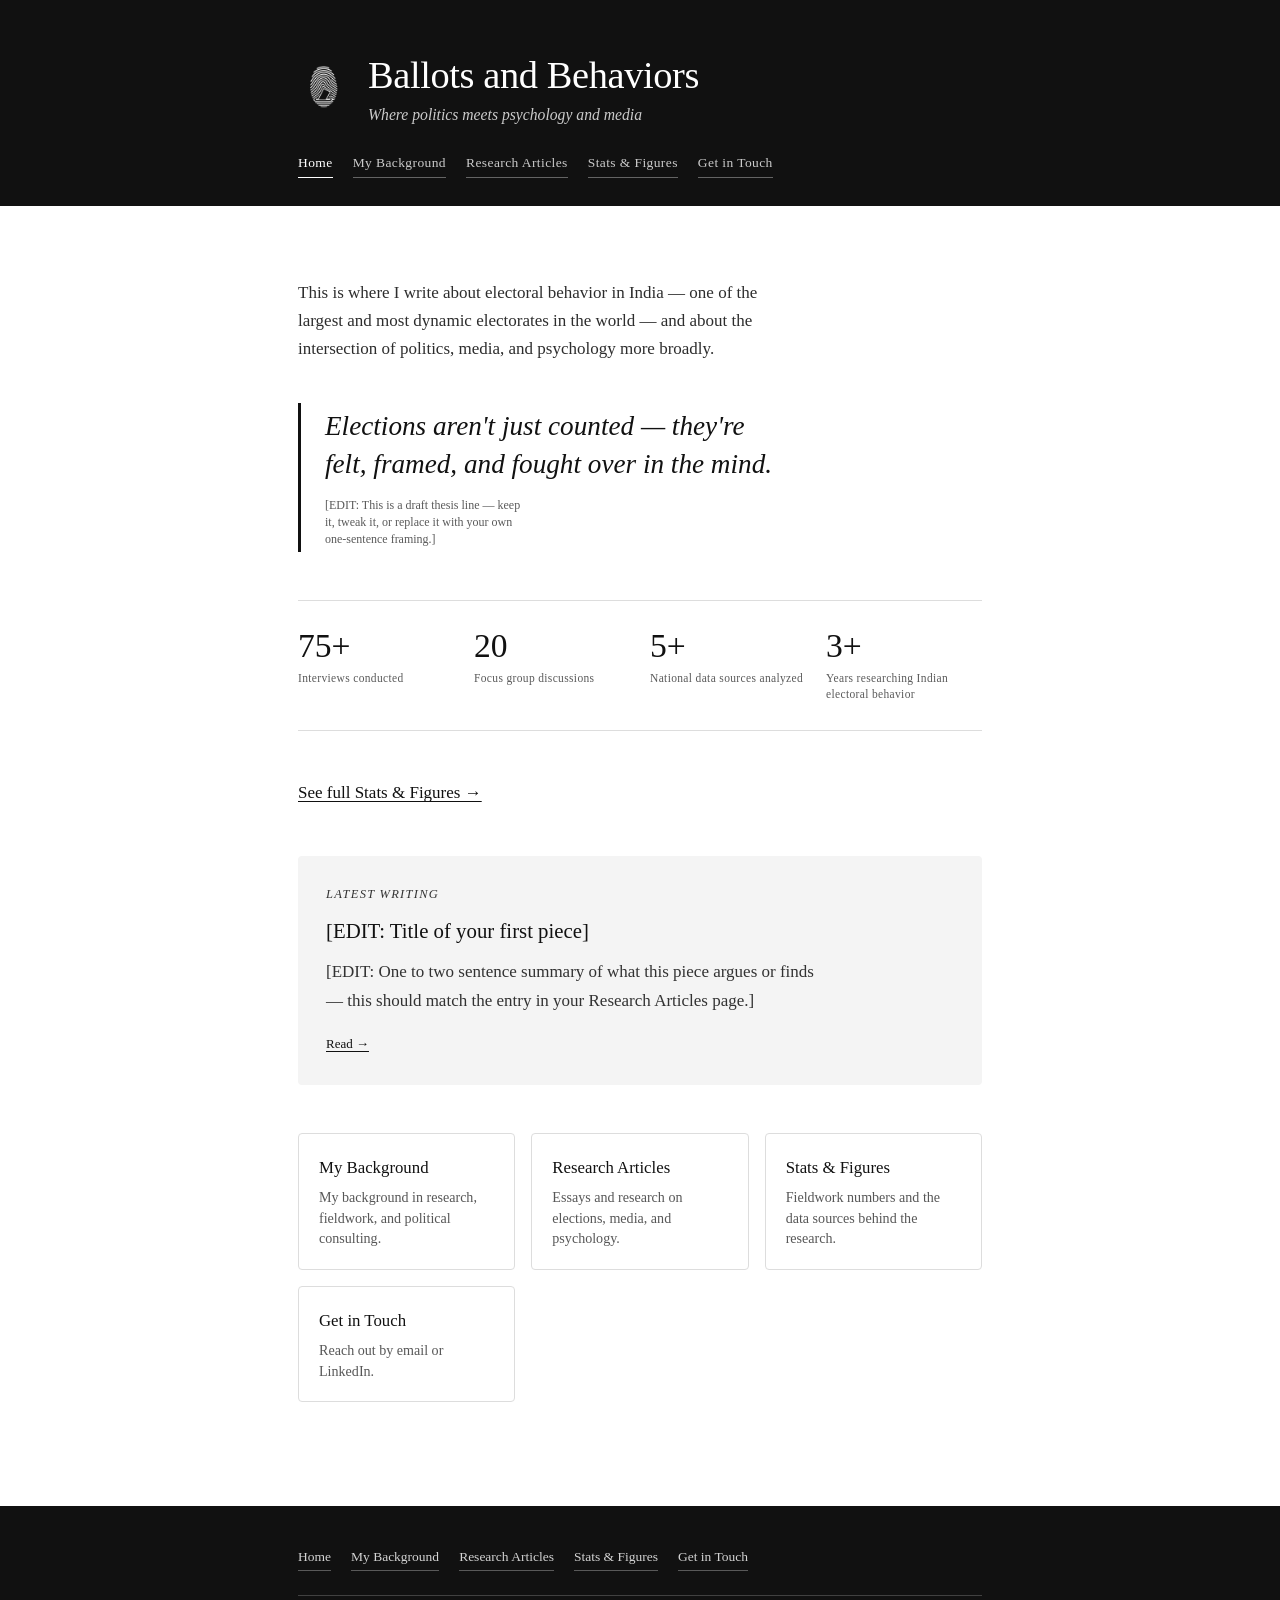
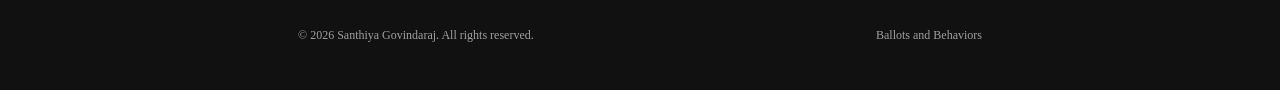
<file: index.html>
<!DOCTYPE html>
<html lang="en">
<head>
<meta charset="UTF-8">
<meta name="viewport" content="width=device-width, initial-scale=1.0">
<title>Ballots and Behaviors — Santhiya Govindaraj</title>
<meta name="description" content="Writings and research on electoral behavior by Santhiya Govindaraj.">

<link rel="stylesheet" href="style.css">
<link rel="icon" type="image/png" href="logo.png">
</head>
<body>

<header class="ribbon">
  <div class="header-inner">
    <div class="brand">
      <a href="index.html"><img src="logo-header.png" class="logo" alt="Ballots and Behaviors logo"></a>
      <div class="brand-text">
        <h1 class="site-title"><a href="index.html">Ballots and Behaviors</a></h1>
        <p class="tagline">Where politics meets psychology and media</p>
      </div>
    </div>

    <nav class="main-nav">
      <a href="index.html" aria-current="page">Home</a>
      <a href="about.html">My Background</a>
      <a href="writings.html">Research Articles</a>
      <a href="stats.html">Stats &amp; Figures</a>
      <a href="contact.html">Get in Touch</a>
    </nav>
  </div>
</header>
<div class="header-spacer"></div>

<div class="wrap">
  <main>
    <div class="home-intro reveal">
      <p>
        This is where I write about electoral behavior in India — one of the largest
        and most dynamic electorates in the world — and about the intersection of
        politics, media, and psychology more broadly.
      </p>
    </div>

    <blockquote class="thesis reveal reveal-delay-1">
      <p>Elections aren't just counted — they're felt, framed, and fought over in the mind.</p>
      <p class="placeholder-note">[EDIT: This is a draft thesis line — keep it, tweak it, or replace it with your own one-sentence framing.]</p>
    </blockquote>

    <div class="stats-strip reveal reveal-delay-2">
      <div class="stat">
        <div class="stat-num">75+</div>
        <div class="stat-label">Interviews conducted</div>
      </div>
      <div class="stat">
        <div class="stat-num">20</div>
        <div class="stat-label">Focus group discussions</div>
      </div>
      <div class="stat">
        <div class="stat-num">5+</div>
        <div class="stat-label">National data sources analyzed</div>
      </div>
      <div class="stat">
        <div class="stat-num">3+</div>
        <div class="stat-label">Years researching Indian electoral behavior</div>
      </div>
    </div>
    <p class="reveal reveal-delay-2"><a class="read-link" href="stats.html">See full Stats &amp; Figures →</a></p>

    <div class="featured reveal reveal-delay-1">
      <p class="eyebrow">Latest Writing</p>
      <h3><a href="writings.html#writing-1">[EDIT: Title of your first piece]</a></h3>
      <p>[EDIT: One to two sentence summary of what this piece argues or finds — this should match the entry in your Research Articles page.]</p>
      <a class="read-link" href="writings.html#writing-1">Read →</a>
    </div>

    <div class="nav-cards reveal reveal-delay-2">
      <a class="nav-card" href="about.html">
        <p class="nav-card-title">My Background</p>
        <p class="nav-card-desc">My background in research, fieldwork, and political consulting.</p>
      </a>
      <a class="nav-card" href="writings.html">
        <p class="nav-card-title">Research Articles</p>
        <p class="nav-card-desc">Essays and research on elections, media, and psychology.</p>
      </a>
      <a class="nav-card" href="stats.html">
        <p class="nav-card-title">Stats &amp; Figures</p>
        <p class="nav-card-desc">Fieldwork numbers and the data sources behind the research.</p>
      </a>
      <a class="nav-card" href="contact.html">
        <p class="nav-card-title">Get in Touch</p>
        <p class="nav-card-desc">Reach out by email or LinkedIn.</p>
      </a>
    </div>
  </main>
</div>

<footer class="ribbon">
  <div class="footer-inner">
    <nav class="footer-nav">
      <a href="index.html">Home</a>
      <a href="about.html">My Background</a>
      <a href="writings.html">Research Articles</a>
      <a href="stats.html">Stats &amp; Figures</a>
      <a href="contact.html">Get in Touch</a>
    </nav>
    <div class="footer-bottom">
      <p>© <span id="year"></span> Santhiya Govindaraj. All rights reserved.</p>
      <p>Ballots and Behaviors</p>
    </div>
  </div>
</footer>

<script src="script.js" defer></script>

</body>
</html>
</file>
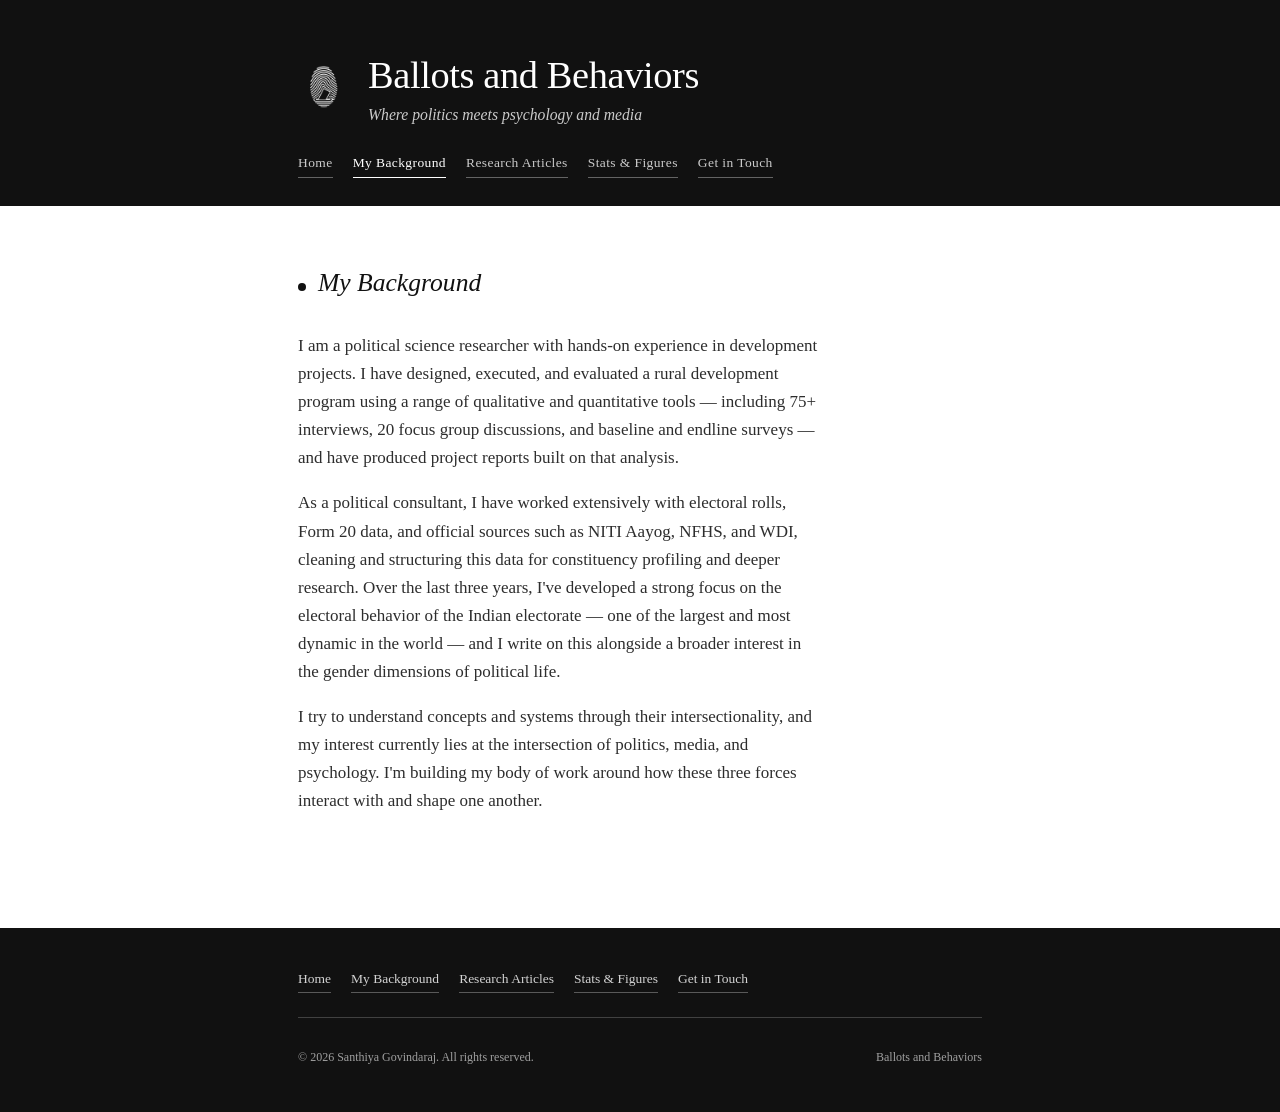
<file: about.html>
<!DOCTYPE html>
<html lang="en">
<head>
<meta charset="UTF-8">
<meta name="viewport" content="width=device-width, initial-scale=1.0">
<title>My Background — Ballots and Behaviors</title>
<meta name="description" content="About Santhiya Govindaraj, political science researcher and writer.">

<link rel="stylesheet" href="style.css">
<link rel="icon" type="image/png" href="logo.png">
</head>
<body>

<header class="ribbon">
  <div class="header-inner">
    <div class="brand">
      <a href="index.html"><img src="logo-header.png" class="logo" alt="Ballots and Behaviors logo"></a>
      <div class="brand-text">
        <h1 class="site-title"><a href="index.html">Ballots and Behaviors</a></h1>
        <p class="tagline">Where politics meets psychology and media</p>
      </div>
    </div>

    <nav class="main-nav">
      <a href="index.html">Home</a>
      <a href="about.html" aria-current="page">My Background</a>
      <a href="writings.html">Research Articles</a>
      <a href="stats.html">Stats &amp; Figures</a>
      <a href="contact.html">Get in Touch</a>
    </nav>
  </div>
</header>
<div class="header-spacer"></div>

<div class="wrap">
  <main>
    <div class="page-head reveal">
      <span class="dot"></span>
      <h2>My Background</h2>
    </div>
    <div class="bio reveal reveal-delay-1">
      <p>
        I am a political science researcher with hands-on experience in development
        projects. I have designed, executed, and evaluated a rural development program
        using a range of qualitative and quantitative tools — including 75+ interviews,
        20 focus group discussions, and baseline and endline surveys — and have produced
        project reports built on that analysis.
      </p>
      <p>
        As a political consultant, I have worked extensively with electoral rolls, Form 20
        data, and official sources such as NITI Aayog, NFHS, and WDI, cleaning and structuring
        this data for constituency profiling and deeper research. Over the last three years,
        I've developed a strong focus on the electoral behavior of the Indian electorate —
        one of the largest and most dynamic in the world — and I write on this alongside a
        broader interest in the gender dimensions of political life.
      </p>
      <p>
        I try to understand concepts and systems through their intersectionality, and my
        interest currently lies at the intersection of politics, media, and psychology. I'm
        building my body of work around how these three forces interact with and shape one
        another.
      </p>
    </div>
  </main>
</div>

<footer class="ribbon">
  <div class="footer-inner">
    <nav class="footer-nav">
      <a href="index.html">Home</a>
      <a href="about.html">My Background</a>
      <a href="writings.html">Research Articles</a>
      <a href="stats.html">Stats &amp; Figures</a>
      <a href="contact.html">Get in Touch</a>
    </nav>
    <div class="footer-bottom">
      <p>© <span id="year"></span> Santhiya Govindaraj. All rights reserved.</p>
      <p>Ballots and Behaviors</p>
    </div>
  </div>
</footer>

<script src="script.js" defer></script>

</body>
</html>
</file>
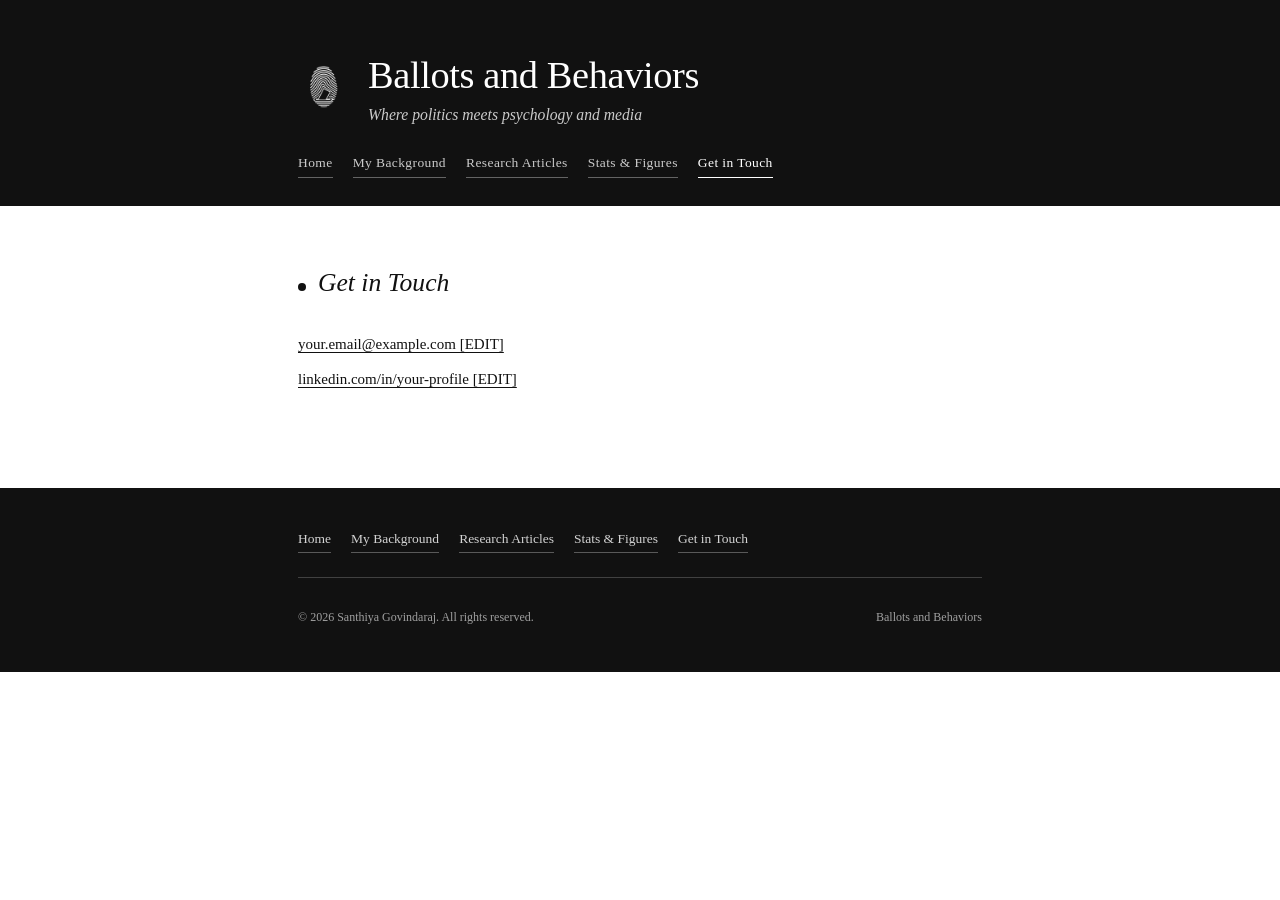
<file: contact.html>
<!DOCTYPE html>
<html lang="en">
<head>
<meta charset="UTF-8">
<meta name="viewport" content="width=device-width, initial-scale=1.0">
<title>Get in Touch — Ballots and Behaviors</title>
<meta name="description" content="Contact Santhiya Govindaraj.">

<link rel="stylesheet" href="style.css">
<link rel="icon" type="image/png" href="logo.png">
</head>
<body>

<header class="ribbon">
  <div class="header-inner">
    <div class="brand">
      <a href="index.html"><img src="logo-header.png" class="logo" alt="Ballots and Behaviors logo"></a>
      <div class="brand-text">
        <h1 class="site-title"><a href="index.html">Ballots and Behaviors</a></h1>
        <p class="tagline">Where politics meets psychology and media</p>
      </div>
    </div>

    <nav class="main-nav">
      <a href="index.html">Home</a>
      <a href="about.html">My Background</a>
      <a href="writings.html">Research Articles</a>
      <a href="stats.html">Stats &amp; Figures</a>
      <a href="contact.html" aria-current="page">Get in Touch</a>
    </nav>
  </div>
</header>
<div class="header-spacer"></div>

<div class="wrap">
  <main>
    <div class="page-head reveal">
      <span class="dot"></span>
      <h2>Get in Touch</h2>
    </div>
    <div class="contact-links reveal reveal-delay-1">
      <a href="mailto:your.email@example.com">your.email@example.com [EDIT]</a>
      <a href="https://linkedin.com/in/your-profile" target="_blank" rel="noopener">linkedin.com/in/your-profile [EDIT]</a>
    </div>
  </main>
</div>

<footer class="ribbon">
  <div class="footer-inner">
    <nav class="footer-nav">
      <a href="index.html">Home</a>
      <a href="about.html">My Background</a>
      <a href="writings.html">Research Articles</a>
      <a href="stats.html">Stats &amp; Figures</a>
      <a href="contact.html">Get in Touch</a>
    </nav>
    <div class="footer-bottom">
      <p>© <span id="year"></span> Santhiya Govindaraj. All rights reserved.</p>
      <p>Ballots and Behaviors</p>
    </div>
  </div>
</footer>

<script src="script.js" defer></script>

</body>
</html>
</file>
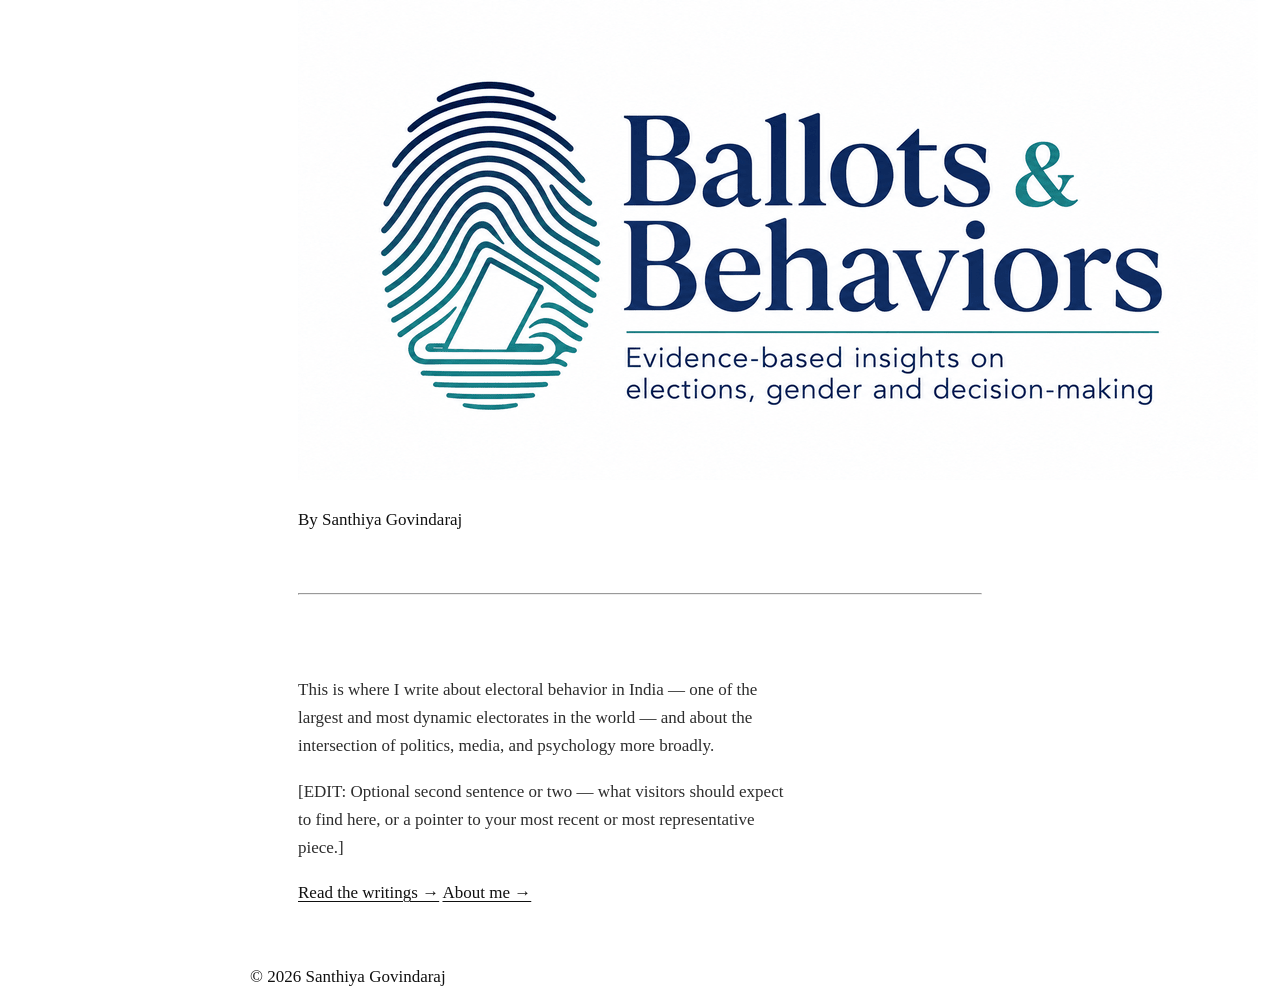
<file: index (1).html>
<!DOCTYPE html>
<html lang="en">
<head>
<meta charset="UTF-8">
<meta name="viewport" content="width=device-width, initial-scale=1.0">
<title>Ballots and Behaviors — Santhiya Govindaraj</title>
<meta name="description" content="Writings and research on electoral behavior by Santhiya Govindaraj.">

<link rel="preconnect" href="https://fonts.googleapis.com">
<link rel="preconnect" href="https://fonts.gstatic.com" crossorigin>
<link href="https://fonts.googleapis.com/css2?family=Fraunces:opsz,wght@9..144,400;9..144,500;9..144,600&family=Inter:wght@400;500;600&family=IBM+Plex+Mono:wght@400;500&display=swap" rel="stylesheet">
<link rel="stylesheet" href="style.css">
<link rel="icon" type="image/png" href="logo.png">
</head>
<body>

<div class="wrap">
  <header>
    <a href="index.html" class="wordmark-link">
      <img src="wordmark.png" alt="Ballots &amp; Behaviors — Evidence-based insights on elections, gender and decision-making" class="wordmark">
    </a>
    <p class="byline">By Santhiya Govindaraj</p>

    <nav class="main-nav">
      <a href="index.html" aria-current="page">Home</a>
      <a href="about.html">About</a>
      <a href="writings.html">Writings</a>
      <a href="contact.html">Contact</a>
    </nav>
  </header>

  <hr class="hairline">

  <main>
    <div class="home-intro">
      <p>
        This is where I write about electoral behavior in India — one of the largest
        and most dynamic electorates in the world — and about the intersection of
        politics, media, and psychology more broadly.
      </p>
      <p>
        [EDIT: Optional second sentence or two — what visitors should expect to find here,
        or a pointer to your most recent or most representative piece.]
      </p>
      <div class="home-links">
        <a href="writings.html">Read the writings →</a>
        <a href="about.html">About me →</a>
      </div>
    </div>
  </main>
</div>

<footer>
  <div class="wrap" style="padding:0;">
    © <span id="year"></span> Santhiya Govindaraj
  </div>
</footer>

<script>
  document.getElementById('year').textContent = new Date().getFullYear();
</script>

</body>
</html>
</file>
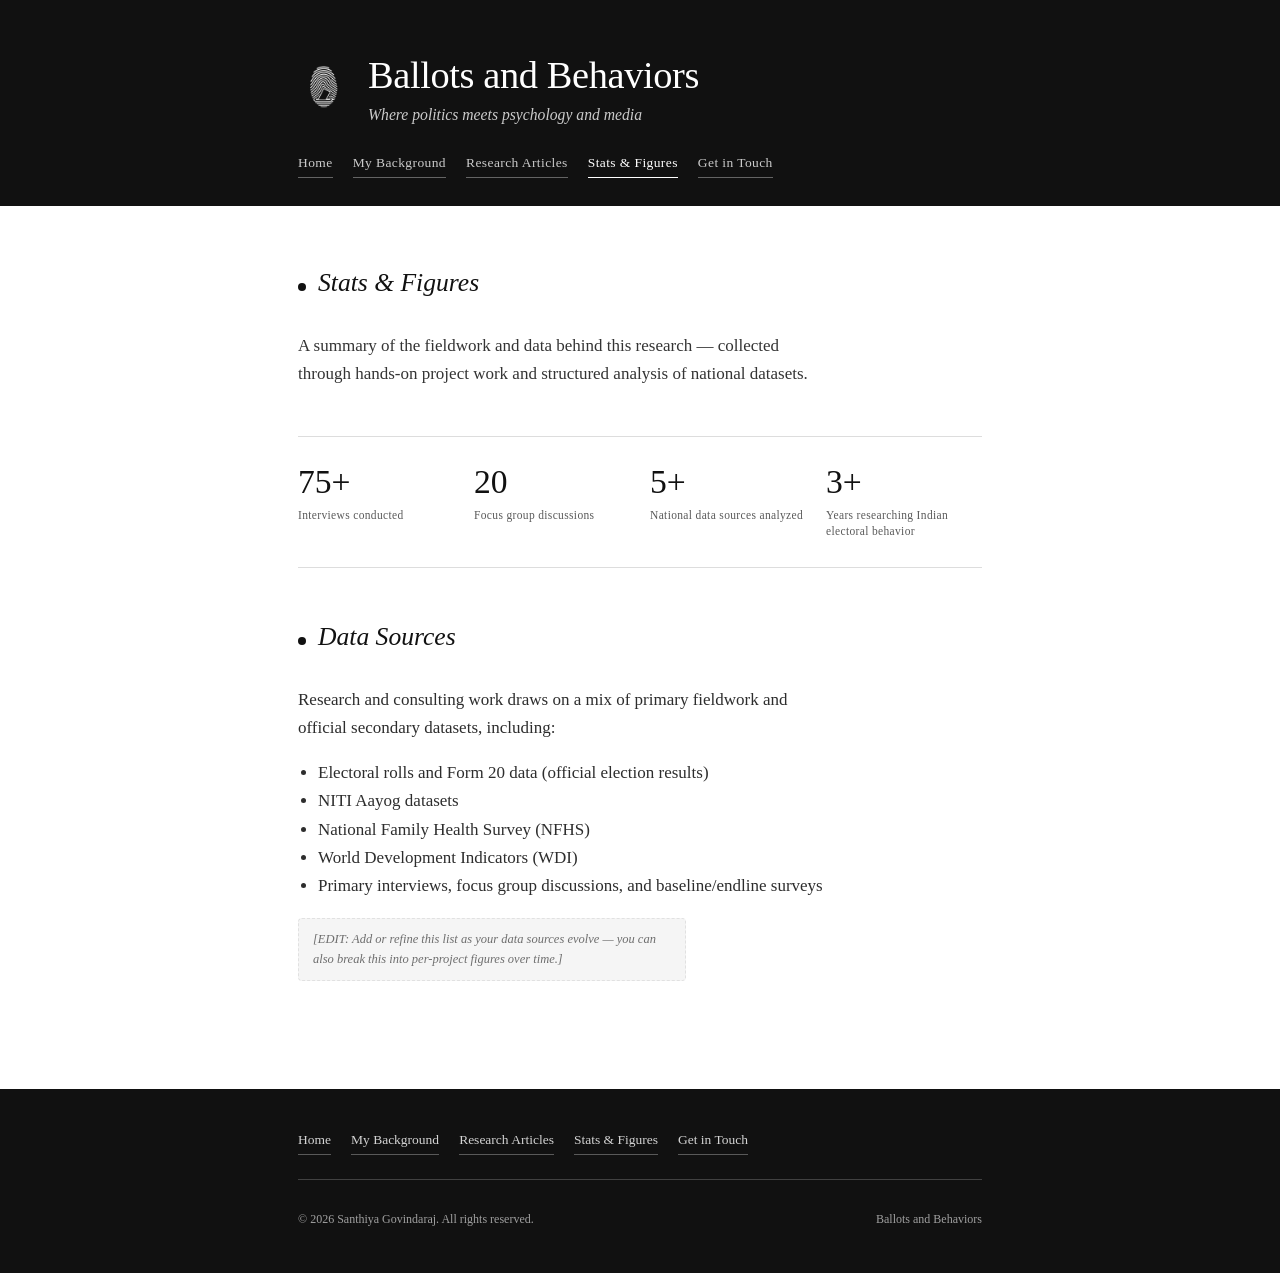
<file: stats.html>
<!DOCTYPE html>
<html lang="en">
<head>
<meta charset="UTF-8">
<meta name="viewport" content="width=device-width, initial-scale=1.0">
<title>Stats & Figures — Ballots and Behaviors</title>
<meta name="description" content="Fieldwork numbers and data sources behind Santhiya Govindaraj's research.">

<link rel="stylesheet" href="style.css">
<link rel="icon" type="image/png" href="logo.png">
</head>
<body>

<header class="ribbon">
  <div class="header-inner">
    <div class="brand">
      <a href="index.html"><img src="logo-header.png" class="logo" alt="Ballots and Behaviors logo"></a>
      <div class="brand-text">
        <h1 class="site-title"><a href="index.html">Ballots and Behaviors</a></h1>
        <p class="tagline">Where politics meets psychology and media</p>
      </div>
    </div>

    <nav class="main-nav">
      <a href="index.html">Home</a>
      <a href="about.html">My Background</a>
      <a href="writings.html">Research Articles</a>
      <a href="stats.html" aria-current="page">Stats &amp; Figures</a>
      <a href="contact.html">Get in Touch</a>
    </nav>
  </div>
</header>
<div class="header-spacer"></div>

<div class="wrap">
  <main>
    <div class="page-head reveal">
      <span class="dot"></span>
      <h2>Stats &amp; Figures</h2>
    </div>

    <p class="reveal" style="max-width:60ch; opacity:0.85;">
      A summary of the fieldwork and data behind this research — collected through
      hands-on project work and structured analysis of national datasets.
    </p>

    <div class="stats-strip reveal reveal-delay-1">
      <div class="stat">
        <div class="stat-num">75+</div>
        <div class="stat-label">Interviews conducted</div>
      </div>
      <div class="stat">
        <div class="stat-num">20</div>
        <div class="stat-label">Focus group discussions</div>
      </div>
      <div class="stat">
        <div class="stat-num">5+</div>
        <div class="stat-label">National data sources analyzed</div>
      </div>
      <div class="stat">
        <div class="stat-num">3+</div>
        <div class="stat-label">Years researching Indian electoral behavior</div>
      </div>
    </div>

    <div class="page-head reveal reveal-delay-2" style="margin-top:48px;">
      <span class="dot"></span>
      <h2>Data Sources</h2>
    </div>
    <div class="bio reveal reveal-delay-2">
      <p>
        Research and consulting work draws on a mix of primary fieldwork and official
        secondary datasets, including:
      </p>
      <ul style="max-width:62ch; opacity:0.88; padding-left: 20px;">
        <li>Electoral rolls and Form 20 data (official election results)</li>
        <li>NITI Aayog datasets</li>
        <li>National Family Health Survey (NFHS)</li>
        <li>World Development Indicators (WDI)</li>
        <li>Primary interviews, focus group discussions, and baseline/endline surveys</li>
      </ul>
      <p class="placeholder-note">[EDIT: Add or refine this list as your data sources evolve — you can also break this into per-project figures over time.]</p>
    </div>
  </main>
</div>

<footer class="ribbon">
  <div class="footer-inner">
    <nav class="footer-nav">
      <a href="index.html">Home</a>
      <a href="about.html">My Background</a>
      <a href="writings.html">Research Articles</a>
      <a href="stats.html">Stats &amp; Figures</a>
      <a href="contact.html">Get in Touch</a>
    </nav>
    <div class="footer-bottom">
      <p>© <span id="year"></span> Santhiya Govindaraj. All rights reserved.</p>
      <p>Ballots and Behaviors</p>
    </div>
  </div>
</footer>

<script src="script.js" defer></script>

</body>
</html>
</file>
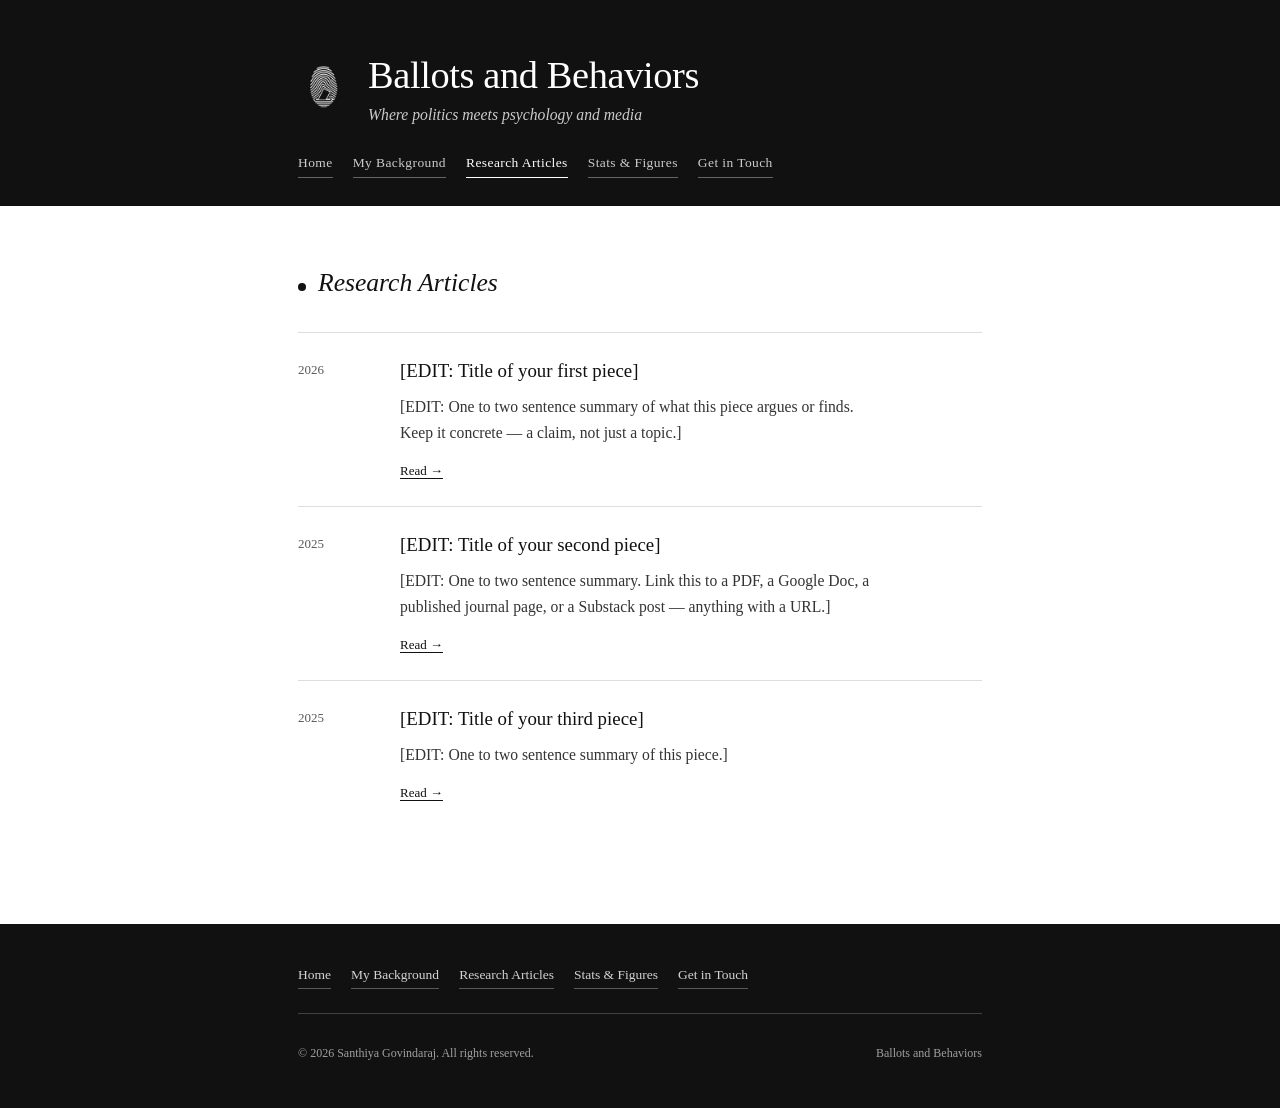
<file: writings.html>
<!DOCTYPE html>
<html lang="en">
<head>
<meta charset="UTF-8">
<meta name="viewport" content="width=device-width, initial-scale=1.0">
<title>Research Articles — Ballots and Behaviors</title>
<meta name="description" content="Research articles on electoral behavior, politics, media, and psychology by Santhiya Govindaraj.">

<link rel="stylesheet" href="style.css">
<link rel="icon" type="image/png" href="logo.png">
</head>
<body>

<header class="ribbon">
  <div class="header-inner">
    <div class="brand">
      <a href="index.html"><img src="logo-header.png" class="logo" alt="Ballots and Behaviors logo"></a>
      <div class="brand-text">
        <h1 class="site-title"><a href="index.html">Ballots and Behaviors</a></h1>
        <p class="tagline">Where politics meets psychology and media</p>
      </div>
    </div>

    <nav class="main-nav">
      <a href="index.html">Home</a>
      <a href="about.html">My Background</a>
      <a href="writings.html" aria-current="page">Research Articles</a>
      <a href="stats.html">Stats &amp; Figures</a>
      <a href="contact.html">Get in Touch</a>
    </nav>
  </div>
</header>
<div class="header-spacer"></div>

<div class="wrap">
  <main>
    <div class="page-head reveal">
      <span class="dot"></span>
      <h2>Research Articles</h2>
    </div>

    <div class="writing reveal" id="writing-1">
      <div class="year">2026</div>
      <div>
        <h3><a href="#">[EDIT: Title of your first piece]</a></h3>
        <p>[EDIT: One to two sentence summary of what this piece argues or finds. Keep it concrete — a claim, not just a topic.]</p>
        <a class="read-link" href="#">Read →</a>
      </div>
    </div>

    <div class="writing reveal reveal-delay-1">
      <div class="year">2025</div>
      <div>
        <h3><a href="#">[EDIT: Title of your second piece]</a></h3>
        <p>[EDIT: One to two sentence summary. Link this to a PDF, a Google Doc, a published journal page, or a Substack post — anything with a URL.]</p>
        <a class="read-link" href="#">Read →</a>
      </div>
    </div>

    <div class="writing reveal reveal-delay-2">
      <div class="year">2025</div>
      <div>
        <h3><a href="#">[EDIT: Title of your third piece]</a></h3>
        <p>[EDIT: One to two sentence summary of this piece.]</p>
        <a class="read-link" href="#">Read →</a>
      </div>
    </div>
  </main>
</div>

<footer class="ribbon">
  <div class="footer-inner">
    <nav class="footer-nav">
      <a href="index.html">Home</a>
      <a href="about.html">My Background</a>
      <a href="writings.html">Research Articles</a>
      <a href="stats.html">Stats &amp; Figures</a>
      <a href="contact.html">Get in Touch</a>
    </nav>
    <div class="footer-bottom">
      <p>© <span id="year"></span> Santhiya Govindaraj. All rights reserved.</p>
      <p>Ballots and Behaviors</p>
    </div>
  </div>
</footer>

<script src="script.js" defer></script>

</body>
</html>
</file>
<file: style.css>
/* ============ Tokens ============ */
:root{
  --ink: #111111;
  --paper: #FFFFFF;
  --paper-raised: #F4F4F4;
  --muted: #5A5A5A;
  --hairline: #DDDDDD;
  --max-w: 780px;
  --pad: clamp(20px, 5vw, 48px);
  --font: Georgia, 'Times New Roman', Times, serif;
  --header-h: 220px;
}

*{ box-sizing: border-box; }
html{ scroll-behavior: smooth; }

body{
  margin: 0;
  background: var(--paper);
  color: var(--ink);
  font-family: var(--font);
  font-size: 17px;
  line-height: 1.65;
  -webkit-font-smoothing: antialiased;
}

a{ color: var(--ink); text-decoration-thickness: 1px; text-underline-offset: 3px; }
a:hover{ opacity: 0.65; }
a:focus-visible, button:focus-visible{
  outline: 2px solid var(--ink);
  outline-offset: 3px;
  border-radius: 2px;
}

.wrap{
  max-width: var(--max-w);
  margin: 0 auto;
  padding: 0 var(--pad);
}

.eyebrow{
  font-family: var(--font);
  font-size: 12.5px;
  letter-spacing: 0.1em;
  text-transform: uppercase;
  color: var(--muted);
  font-style: italic;
}

/* ============ Header ribbon (fixed, hide/show) ============ */
header.ribbon{
  background: var(--ink);
  color: var(--paper);
  width: 100%;
  position: fixed;
  top: 0;
  left: 0;
  right: 0;
  z-index: 1000;
  transform: translateY(0);
  transition: transform 0.35s ease;
}
header.ribbon.header-hidden{
  transform: translateY(-100%);
}

/* Spacer so fixed header doesn't cover page content */
.header-spacer{
  height: var(--header-h);
}

.header-inner{
  max-width: var(--max-w);
  margin: 0 auto;
  padding: clamp(32px, 6vh, 56px) var(--pad) 28px;
}

.brand{
  display: flex;
  align-items: center;
  gap: 18px;
}

.brand img.logo{
  width: 52px;
  height: 52px;
  flex-shrink: 0;
}

.brand-text h1.site-title{
  font-family: var(--font);
  font-weight: normal;
  font-size: clamp(1.7rem, 4.5vw, 2.4rem);
  line-height: 1.1;
  margin: 0;
  letter-spacing: -0.01em;
  color: var(--paper);
}
.brand-text h1.site-title a{
  color: var(--paper);
  text-decoration: none;
}
.brand-text h1.site-title a:hover{ opacity: 0.8; }

.tagline{
  font-size: 0.98rem;
  font-style: italic;
  color: rgba(255, 255, 255, 0.78);
  max-width: 46ch;
  margin: 6px 0 0;
}

nav.main-nav{
  margin-top: 24px;
  display: flex;
  gap: 20px;
  flex-wrap: wrap;
  font-size: 13.5px;
  letter-spacing: 0.03em;
}
nav.main-nav a{
  color: rgba(255, 255, 255, 0.78);
  text-decoration: none;
  border-bottom: 1px solid rgba(255, 255, 255, 0.35);
  padding-bottom: 3px;
}
nav.main-nav a:hover{ color: var(--paper); border-color: var(--paper); opacity: 1; }
nav.main-nav a[aria-current="page"]{
  color: var(--paper);
  border-color: var(--paper);
}

/* ============ Page body ============ */
main{
  padding: 56px 0;
}

.page-head{
  display: flex;
  align-items: baseline;
  gap: 12px;
  margin-bottom: 28px;
}
.page-head .dot{
  width: 8px; height: 8px;
  border-radius: 50%;
  background: var(--ink);
  flex-shrink: 0;
}
.page-head h2{
  font-family: var(--font);
  font-weight: normal;
  font-style: italic;
  font-size: 1.6rem;
  margin: 0;
  color: var(--ink);
}

.bio p{
  max-width: 62ch;
  color: var(--ink);
  opacity: 0.88;
}
.bio .placeholder-note{
  margin-top: 18px;
  font-size: 12.5px;
  font-style: italic;
  color: var(--muted);
  background: var(--paper-raised);
  border: 1px dashed var(--hairline);
  padding: 10px 14px;
  border-radius: 4px;
}

/* Home page intro */
.home-intro p{
  max-width: 58ch;
  color: var(--ink);
  opacity: 0.88;
}

/* Thesis pull-quote */
.thesis{
  margin: 40px 0;
  padding: 4px 0 4px 24px;
  border-left: 3px solid var(--ink);
}
.thesis p{
  font-family: var(--font);
  font-style: italic;
  font-size: clamp(1.3rem, 3.2vw, 1.7rem);
  line-height: 1.4;
  color: var(--ink);
  margin: 0;
  max-width: 34ch;
}
.thesis .placeholder-note{
  margin-top: 14px;
  font-size: 12px;
  color: var(--muted);
  font-style: normal;
}

/* Stats strip */
.stats-strip{
  display: grid;
  grid-template-columns: repeat(4, 1fr);
  gap: 20px;
  margin: 48px 0;
  padding: 28px 0;
  border-top: 1px solid var(--hairline);
  border-bottom: 1px solid var(--hairline);
}
.stat .stat-num{
  font-family: var(--font);
  font-size: clamp(1.5rem, 4vw, 2.1rem);
  color: var(--ink);
  line-height: 1;
}
.stat .stat-label{
  font-size: 11.5px;
  letter-spacing: 0.03em;
  color: var(--muted);
  margin-top: 8px;
  line-height: 1.4;
}
.stat .stat-desc{
  font-size: 13px;
  color: var(--ink);
  opacity: 0.75;
  margin-top: 10px;
  line-height: 1.5;
}

/* Featured writing spotlight */
.featured{
  margin: 48px 0;
  padding: 28px;
  background: var(--paper-raised);
  border-radius: 4px;
}
.featured .eyebrow{ margin-bottom: 10px; }
.featured h3{
  font-family: var(--font);
  font-weight: normal;
  font-size: 1.3rem;
  margin: 0 0 10px;
}
.featured h3 a{
  color: var(--ink);
  text-decoration: none;
}
.featured h3 a:hover{ opacity: 0.65; }
.featured p{
  color: var(--ink);
  opacity: 0.85;
  max-width: 58ch;
  margin: 0 0 14px;
}
.featured .read-link{
  font-size: 13px;
  text-decoration: underline;
}

/* Nav cards */
.nav-cards{
  display: grid;
  grid-template-columns: repeat(3, 1fr);
  gap: 16px;
  margin: 48px 0 8px;
}
.nav-card{
  display: block;
  padding: 20px;
  border: 1px solid var(--hairline);
  border-radius: 4px;
  text-decoration: none;
  transition: border-color 0.15s ease, background 0.15s ease;
}
.nav-card:hover{
  border-color: var(--ink);
  background: var(--paper-raised);
  opacity: 1;
}
.nav-card .nav-card-title{
  font-family: var(--font);
  font-size: 1.05rem;
  color: var(--ink);
  margin: 0 0 6px;
}
.nav-card .nav-card-desc{
  font-size: 0.88rem;
  color: var(--ink);
  opacity: 0.7;
  margin: 0;
  line-height: 1.45;
}

/* ============ Writings list ============ */
.writing{
  display: grid;
  grid-template-columns: 84px 1fr;
  gap: 18px;
  padding: 22px 0;
  border-top: 1px solid var(--hairline);
}
.writing:first-child{ border-top: none; padding-top: 0; }

.writing .year{
  font-size: 13px;
  color: var(--muted);
  padding-top: 4px;
}

.writing h3{
  font-family: var(--font);
  font-weight: normal;
  font-size: 1.18rem;
  margin: 0 0 8px;
}
.writing h3 a{
  color: var(--ink);
  text-decoration: none;
}
.writing h3 a:hover{ opacity: 0.65; }

.writing p{
  margin: 0 0 10px;
  color: var(--ink);
  opacity: 0.85;
  font-size: 0.98rem;
  max-width: 60ch;
}

.writing .read-link{
  font-size: 13px;
  text-decoration: underline;
}

/* ============ Contact ============ */
.contact-links{
  display: flex;
  flex-direction: column;
  gap: 10px;
  font-size: 15px;
}
.contact-links a{ text-decoration: underline; }
.contact-links a:hover{ opacity: 0.65; }

/* ============ Footer ribbon ============ */
footer.ribbon{
  background: var(--ink);
  color: var(--paper);
  width: 100%;
  margin-top: 40px;
}
.footer-inner{
  max-width: var(--max-w);
  margin: 0 auto;
  padding: 40px var(--pad) 32px;
}
.footer-nav{
  display: flex;
  flex-wrap: wrap;
  gap: 20px;
  margin-bottom: 24px;
  font-size: 13.5px;
}
.footer-nav a{
  color: rgba(255, 255, 255, 0.82);
  text-decoration: none;
  border-bottom: 1px solid rgba(255, 255, 255, 0.3);
  padding-bottom: 2px;
}
.footer-nav a:hover{ color: var(--paper); opacity: 1; border-color: var(--paper); }
.footer-bottom{
  display: flex;
  justify-content: space-between;
  align-items: center;
  flex-wrap: wrap;
  gap: 10px;
  padding-top: 18px;
  border-top: 1px solid rgba(255, 255, 255, 0.2);
  font-size: 12px;
  color: rgba(255, 255, 255, 0.6);
}

/* ============ Reveal-on-scroll animation ============ */
.reveal{
  opacity: 0;
  transform: translateY(16px);
  transition: opacity 0.6s ease, transform 0.6s ease;
}
.reveal-visible{
  opacity: 1;
  transform: translateY(0);
}
.reveal-delay-1{ transition-delay: 0.08s; }
.reveal-delay-2{ transition-delay: 0.16s; }
.reveal-delay-3{ transition-delay: 0.24s; }

@media (prefers-reduced-motion: reduce){
  html{ scroll-behavior: auto; }
  header.ribbon{ transition: none; }
  .reveal{ opacity: 1; transform: none; transition: none; }
}

@media (max-width: 620px){
  .stats-strip{ grid-template-columns: repeat(2, 1fr); }
  .nav-cards{ grid-template-columns: 1fr; }
}

@media (max-width: 520px){
  .writing{ grid-template-columns: 1fr; gap: 4px; }
  .brand{ align-items: flex-start; }
  .brand img.logo{ width: 42px; height: 42px; }
}
</file>
